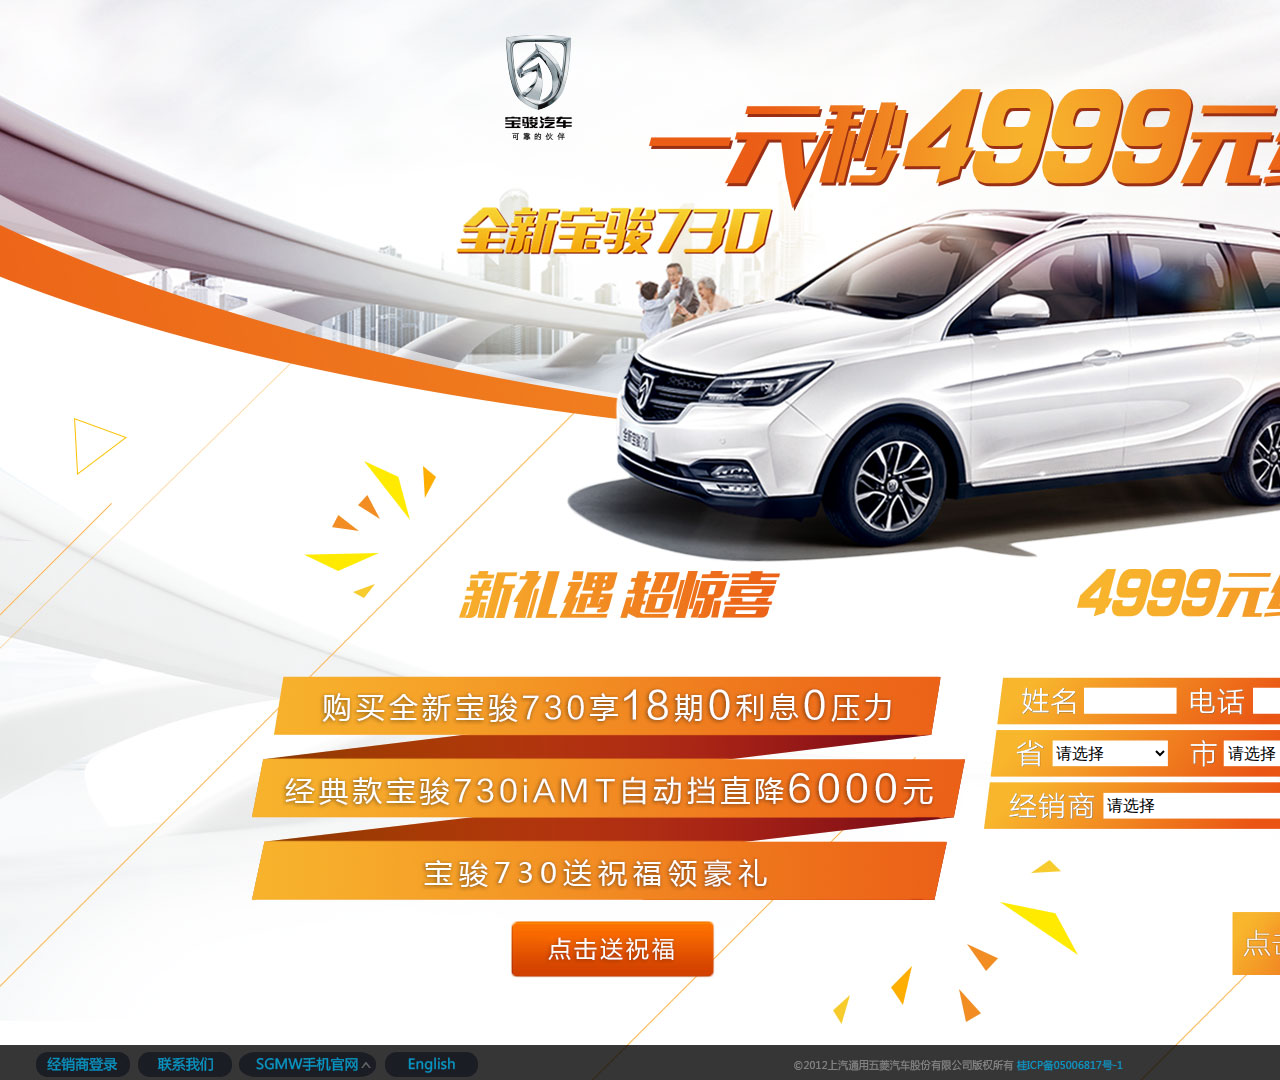
<file: pc/index.html>
﻿<html>
<head>
    <meta http-equiv="content-type" content="text/html; charset=UTF-8">
    <meta http-equiv="X-UA-Compatible" content="IE=edge">
    <meta http-equiv="cleartype" content="on">
    <meta name="viewport" content="width=device-width,minimum-scale=1.0,maximum-scale=1.0,user-scalable=no">

    <title>全新宝骏730</title>
    <link rel="stylesheet" type="text/css" href="css/css.css">
    <script>
        !(function (a, b, c, d, e, f) {
            var g = "", h = a.sessionStorage, i = "__admaster_ta_param__", j = "tmDataLayer" !== d ? "&dl=" + d : "";
            if (a[f] = {}, a[d] = a[d] || [], a[d].push({ startTime: +new Date, event: "tm.js" }), h) {
                var k = a.location.search,
                l = new RegExp("[?&]" + i + "=(.*?)(&|#|$)").exec(k) || []; l[1] && h.setItem(i, l[1]), l = h.getItem(i),
                l && (g = "&p=" + l + "&t=" + +new Date)
            } var m = b.createElement(c), n = b.getElementsByTagName(c)[0]; m.src = "//tag.cdnmaster.cn/tmjs/tm.js?id=" + e + j + g,
            m.async = !0, n.parentNode.insertBefore(m, n)
        })(window, document, "script", "tmDataLayer", "TM-735428", "admaster_tm");
    </script>
    <script type='text/javascript'>
        var _gsq = _gsq || [];
        (function () {
            var s = document.createElement('script');
            s.type = 'text/javascript';
            s.async = true;
            s.src = (location.protocol == 'https:' ? 'https://ssl.' : 'http://static.') + 'gridsumdissector.com/js/Clients/GWD-002942-165430/gs.js';
            var    firstScript = document.getElementsByTagName('script')[0];
            firstScript.parentNode.insertBefore(s, firstScript);
        })();
    </script>

</head>
<body style="display:none;">

<script type="text/javascript" src="js/jquery-1.7.2.min.js"></script>
<script src="js/md5.js"></script>
<script type="text/javascript" src="js/province.js"></script>
<script type="text/javascript" src="js/city.js"></script>
<script type="text/javascript" src="js/730dealer.js"></script>
<script type="text/javascript" src="js/sgmw.js"></script>

<div class="bg">
    <input type="text" id="name" />
    <input type="text" maxlength="11" id="tel" />
    <select id="pro"></select>
    <select id="city">
        <option sid="-1">请选择</option>
    </select>
    <select id="delear">
        <option sid="-1">请选择</option>
    </select>
    <div class="commit"></div>
    <a href="http://mall.autohome.com.cn/subject/2017/7/baojun73033/#pvareaid=105505" class="href"></a>
</div>

<script type="text/javascript">
function createPro() {
    $("#pro").empty(); $("#pro").append('<option sid="-1">请选择</option>');
    for (var i = 0; i < provinceData.length; i++) {
        $("#pro").append('<option sid=' + provinceData[i].proid + '>' + provinceData[i].proname + '</option>');
    }
}

$("#pro").change(function (event) {
    var _id = $("#pro option:selected").attr("sid");

    $("#city").empty();
    $("#city").append('<option sid="-1">请选择</option>');
    for (var i = 0; i < cicyData.length; i++) {
        if (cicyData[i].proID == _id) {
            $("#city").append('<option sid=' + cicyData[i].cityID + '>' + cicyData[i].cityName + '</option>');
        }
    }

    var _id = $("#city option:selected").attr("sid");

    $("#delear").empty();
    $("#delear").append('<option sid="-1">请选择</option>');
    for (var i = 0; i < WuLingdealers.length; i++) {
        if (WuLingdealers[i].city == _id) {
            $("#delear").append('<option sid=' + WuLingdealers[i].dealerCode + '>' + WuLingdealers[i].company + '</option>');
        }
    }
});

$("#city").change(function (event) {
    var _id = $("#city option:selected").attr("sid");

    $("#delear").empty();
    for (var i = 0; i < WuLingdealers.length; i++) {
        if (WuLingdealers[i].city == _id) {
            $("#delear").append('<option sid=' + WuLingdealers[i].dealerCode + '>' + WuLingdealers[i].company + '</option>');
        }
    }
});

createPro();

// 点击送祝福
$('.class').click(function(){
    _smq.push(['custom','17-baojun','730rebagPC-home-get']);
    _gsq.push(['T', 'GWD-002942', 'trackEvent', 'click', '点击送祝福pc',location.pathname]);
})

$(".commit").click(function (event) {
    _smq.push(['custom','17-baojun','730rebagPC-home-submit']);
    var name = $("#name").val();

    if (!validate.isEmpty(name)) {
        alert("请输入姓名");
        return false;
    }

    var tel = $("#tel").val();

    if (!validate.isMobile(tel)) {
        alert("请输入正确的手机号码");
        return false;
    }

    var province = $("#pro option:selected").text();
    if (province == "请选择") {
        alert("请选择省份");
        return false;
    }
    var city = $("#city option:selected").text();

    if (city == "请选择") {
        alert("请选择城市");
        return false;
    }

    var delear = $("#delear option:selected").text();

    if (delear == "请选择") {
        alert("请选择经销商");
        return false;
    }

    addInfo(name, tel, $("#pro option:selected").attr("sid"), $("#city option:selected").attr("sid"), $("#delear option:selected").attr("sid"))
});

window.onload = function () {
    $("body").fadeIn(300);
}

</script>

</body>
</html>
</file>
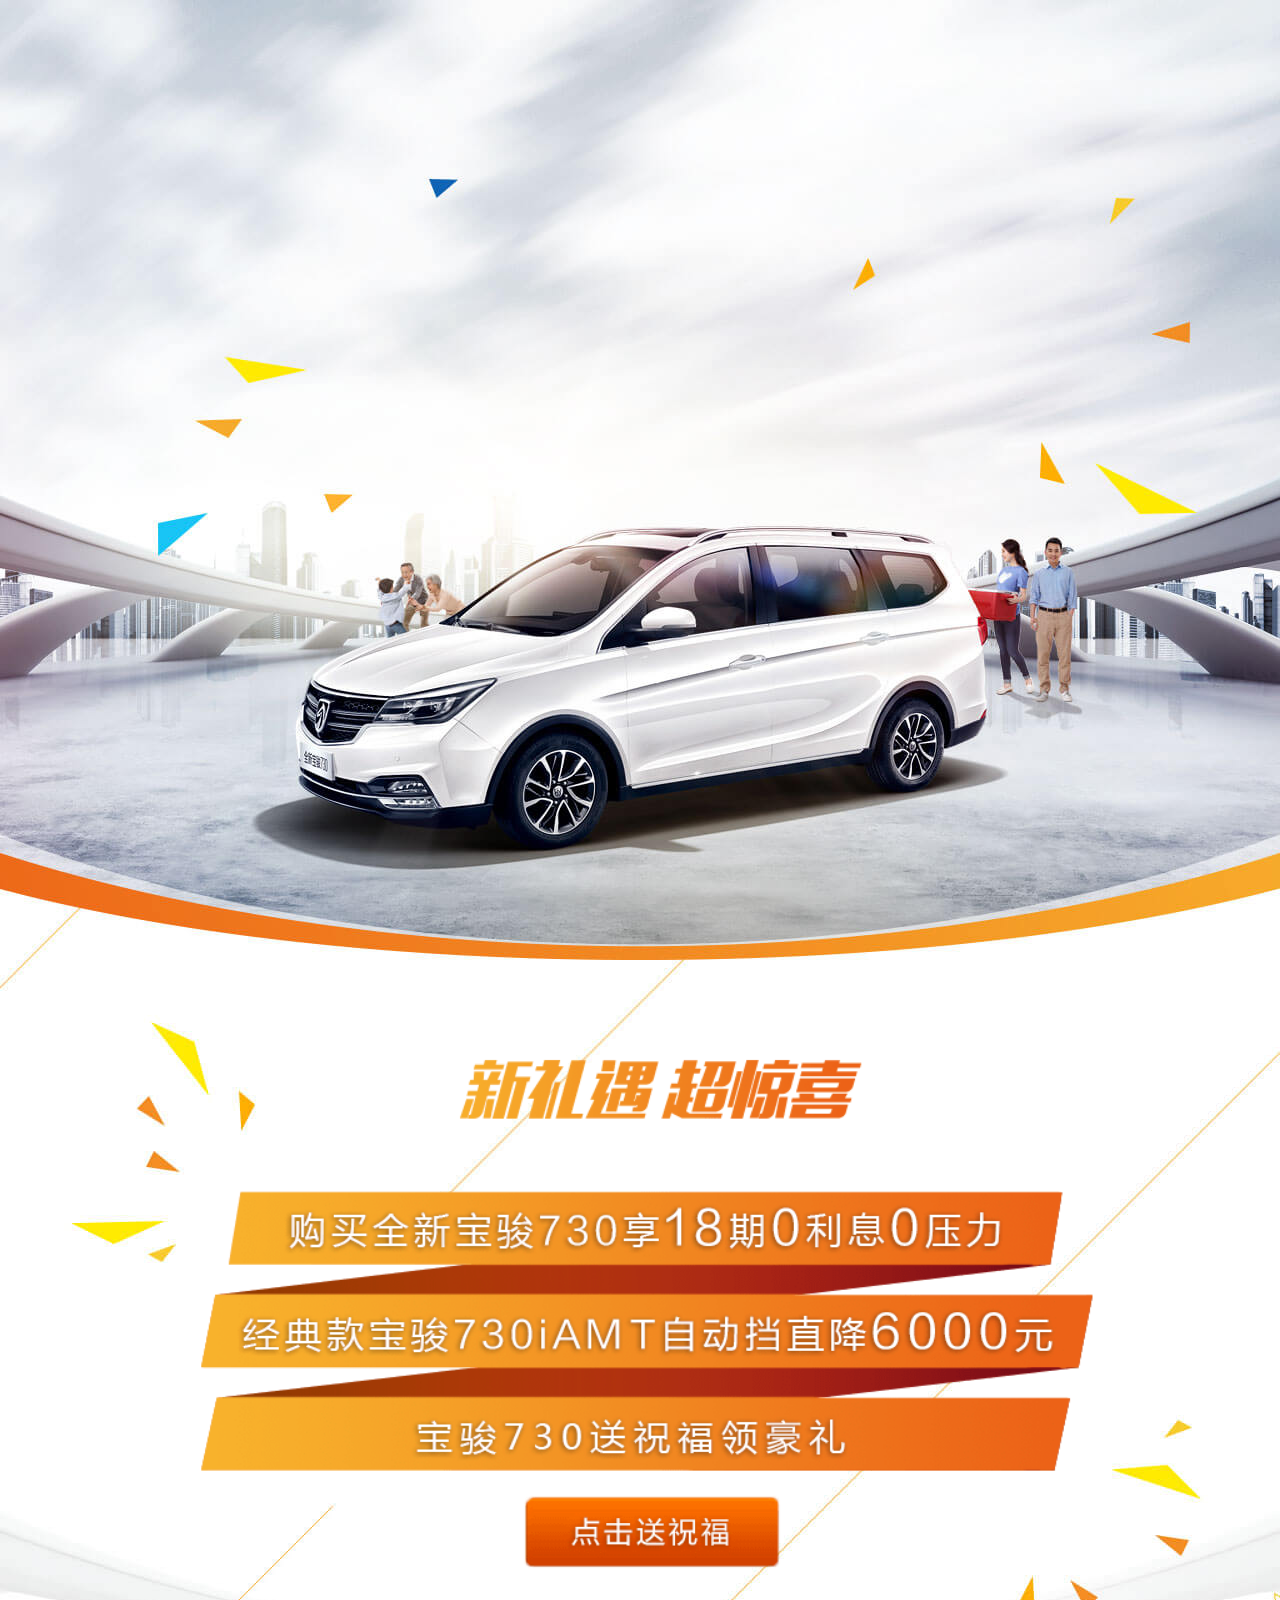
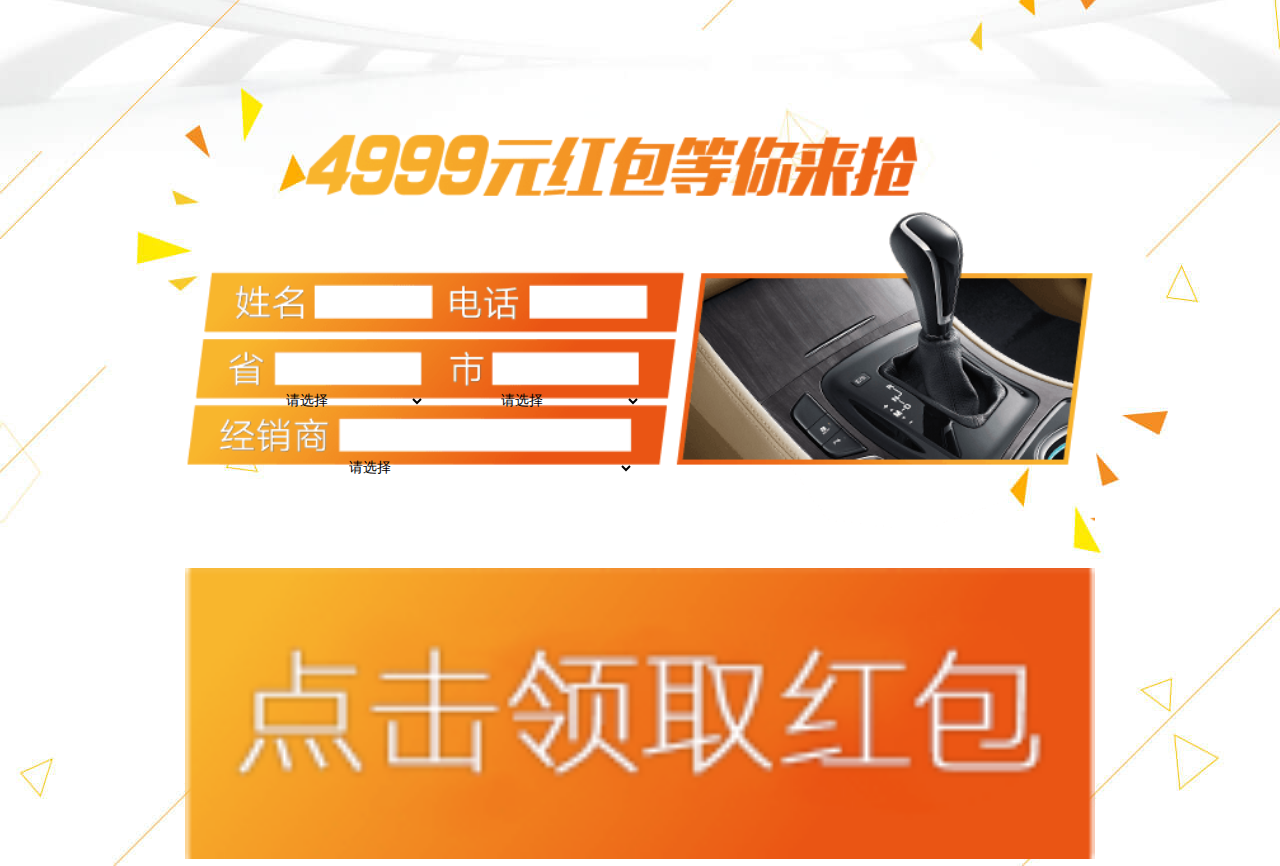
<file: wap/index.html>
﻿<html>
<head>
    <meta http-equiv="content-type" content="text/html; charset=UTF-8">
    <meta http-equiv="X-UA-Compatible" content="IE=edge">
    <meta http-equiv="cleartype" content="on">
    <meta name="viewport" content="width=device-width,minimum-scale=1.0,maximum-scale=1.0,user-scalable=no">

    <title>全新宝骏730</title>
    <link rel="stylesheet" type="text/css" href="css/css.css">
    <script>
        !(function (a, b, c, d, e, f) {
            var g = "", h = a.sessionStorage, i = "__admaster_ta_param__", j = "tmDataLayer" !== d ? "&dl=" + d : "";
            if (a[f] = {}, a[d] = a[d] || [], a[d].push({ startTime: +new Date, event: "tm.js" }), h) {
                var k = a.location.search,
                l = new RegExp("[?&]" + i + "=(.*?)(&|#|$)").exec(k) || []; l[1] && h.setItem(i, l[1]), l = h.getItem(i),
                l && (g = "&p=" + l + "&t=" + +new Date)
            } var m = b.createElement(c), n = b.getElementsByTagName(c)[0]; m.src = "//tag.cdnmaster.cn/tmjs/tm.js?id=" + e + j + g,
            m.async = !0, n.parentNode.insertBefore(m, n)
        })(window, document, "script", "tmDataLayer", "TM-735428", "admaster_tm");
    </script>
     <script type='text/javascript'>
        var _gsq = _gsq || [];
        (function () {
            var s = document.createElement('script');
            s.type = 'text/javascript';
            s.async = true;
            s.src = (location.protocol == 'https:' ? 'https://ssl.' : 'http://static.') + 'gridsumdissector.com/js/Clients/GWD-002942-165430/gs.js';
            var    firstScript = document.getElementsByTagName('script')[0];
            firstScript.parentNode.insertBefore(s, firstScript);
        })();
    </script>
</head>
<body style="display:none;">


    <div class="bg1">
        <div class="wrapper">
            <!-- <div class="logo">
                <img src="img/logo.png" />
            </div>
            <div class="title1">
                <img src="img/title1.png" />
            </div> -->
        </div>
    </div>
    <div class="bg2">
        <div class="wrapper">
            <div class="top1">
                <img src="img/wap/2.png" />
                <a href="http://mall.autohome.com.cn/subject/2017/7/baojun73033/#pvareaid=105505" class="text"></a>
            </div>
            <div class="top2">
                <img src="img/wap/3.png" />
                <input type="text" id="name" />
                <input type="text" maxlength="11" id="tel" />
                <select id="pro"></select>
                <select id="city">
                    <option sid="-1">请选择</option>
                </select>
                <select id="delear">
                    <option sid="-1">请选择</option>
                </select>

            </div>
            <div class="btn">
                <img src="img/wap/4.png" style=""/>
            </div>
        </div>


        <script type="text/javascript" src="js/jquery-1.7.2.min.js"></script>
        <script src="js/md5.js"></script>
        <script type="text/javascript" src="js/province.js"></script>
        <script type="text/javascript" src="js/city.js"></script>
        <script type="text/javascript" src="js/730dealer.js"></script>
        <script type="text/javascript" src="js/sgmw.js"></script>

        <script type="text/javascript">

            function createPro() {
                $("#pro").empty(); $("#pro").append('<option sid="-1">请选择</option>');
                for (var i = 0; i < provinceData.length; i++) {
                    $("#pro").append('<option sid=' + provinceData[i].proid + '>' + provinceData[i].proname + '</option>');
                }
            }

            $("#pro").change(function (event) {
                var _id = $("#pro option:selected").attr("sid");

                $("#city").empty();
                $("#city").append('<option sid="-1">请选择</option>');
                for (var i = 0; i < cicyData.length; i++) {
                    if (cicyData[i].proID == _id) {
                        $("#city").append('<option sid=' + cicyData[i].cityID + '>' + cicyData[i].cityName + '</option>');
                    }
                }

                var _id = $("#city option:selected").attr("sid");

                $("#delear").empty();
                $("#delear").append('<option sid="-1">请选择</option>');
                for (var i = 0; i < WuLingdealers.length; i++) {
                    if (WuLingdealers[i].city == _id) {
                        $("#delear").append('<option sid=' + WuLingdealers[i].dealerCode + '>' + WuLingdealers[i].company + '</option>');
                    }
                }
            });

            $("#city").change(function (event) {
                var _id = $("#city option:selected").attr("sid");

                $("#delear").empty();
                for (var i = 0; i < WuLingdealers.length; i++) {
                    if (WuLingdealers[i].city == _id) {
                        $("#delear").append('<option sid=' + WuLingdealers[i].dealerCode + '>' + WuLingdealers[i].company + '</option>');
                    }
                }
            });
            $('.text').click(function(){
                _smq.push(['custom','17-baojun','730rebagMB-home-get']);
                _gsq.push(['T', 'GWD-002942', 'trackEvent', 'click', '点击送祝福wap',location.pathname]);
            })
            createPro();

            function resiez() {
                var w = $(window).width();


                if (w <= 910) {
                    $(".wrapper").css("width", "100%");
                    $(".bg1").css("background-size", "100%");
                    $(".bg1").css("background-image", "url(img/wap/1.jpg)");
                    $(".bg1").css("height", (w / 910) * 475);
                    $(".bg2").css("background-size", "100%");
                    $(".bg2").css("background-image", "url(img/bg2W.jpg)");
                    $(".bg2").css("height", (w / 910) * 1491);
                    $("#name").css("height", (w / 910) * 33);
                    $("#name").css("width", (w / 910) * 118);
                    $("#name").css("top", (w / 910) * 165);
                    $("#name").css("left", (w / 910) * 130);
                    $("#tel").css("height", (w / 910) * 33);
                    $("#tel").css("width", (w / 910) * 116);
                    $("#tel").css("top", (w / 910) * 165);
                    $("#tel").css("left", (w / 910) * 344);
                    $("#pro").css("height", (w / 910) * 32);
                    $("#pro").css("width", (w / 910) * 143);
                    $("#pro").css("top", (w / 910) * 232);
                    $("#pro").css("left", (w / 910) * 91);
                    $("#city").css("height", (w / 910) * 32);
                    $("#city").css("width", (w / 910) * 144);
                    $("#city").css("top", (w / 910) * 232);
                    $("#city").css("left", (w / 910) * 309);
                    $("#delear").css("height", (w / 910) * 32);
                    $("#delear").css("width", (w / 910) * 289);
                    $("#delear").css("top", (w / 910) * 299);
                    $("#delear").css("left", (w / 910) * 156);
                    $(".btn").css("width", (w / 910) * 197);
                    $(".btn").css("left", (w / 910) * 357);
                    $("#name").css("font-size", "10px");
                    $("#tel").css("font-size", "10px");
                    $("#pro").css("font-size", "10px");
                    $("#city").css("font-size", "10px");
                    $("#delear").css("font-size", "10px");
                } else {
                    w = 910;
                    $(".wrapper").css("width", "910px");
                    $(".bg1").css("background-size", "1600px");
                    $(".bg1").css("background-image", "url(img/bg1.jpg)");
                    $(".bg1").css("height", "975px");
                    $(".bg2").css("background-size", "1600px");
                    $(".bg2").css("background-image", "url(img/bg2.jpg)");
                    $(".bg2").css("height", "1491px");
                    $("#name").css("height", (w / 910) * 32);
                    $("#name").css("width", (w / 910) * 118);
                    $("#name").css("top", (w / 910) * 198);
                    $("#name").css("left", (w / 910) * 136);
                    $("#tel").css("height", (w / 910) * 32);
                    $("#tel").css("width", (w / 910) * 116);
                    $("#tel").css("top", (w / 910) * 198);
                    $("#tel").css("left", (w / 910) * 348);
                    $("#pro").css("height", (w / 910) * 32);
                    $("#pro").css("width", (w / 910) * 143);
                    $("#pro").css("top", (w / 910) * 264);
                    $("#pro").css("left", (w / 910) * 97);
                    $("#city").css("height", (w / 910) * 32);
                    $("#city").css("width", (w / 910) * 144);
                    $("#city").css("top", (w / 910) * 264);
                    $("#city").css("left", (w / 910) * 312);
                    $("#delear").css("height", (w / 910) * 32);
                    $("#delear").css("width", (w / 910) * 289);
                    $("#delear").css("top", (w / 910) * 331);
                    $("#delear").css("left", (w / 910) * 160);
                    $("#name").css("font-size", "14px");
                    $("#tel").css("font-size", "14px");
                    $("#pro").css("font-size", "14px");
                    $("#city").css("font-size", "14px");
                    $("#delear").css("font-size", "14px");
                }
            }

            window.onresize = function () {
                resiez();
            };

            resiez();



            $(".btn").click(function (event) {
                _smq.push(['custom','17-baojun','730rebagMB-home-submit']);

                var name = $("#name").val();

                if (!validate.isEmpty(name)) {
                    alert("请输入姓名");
                    return false;
                }

                var tel = $("#tel").val();

                if (!validate.isMobile(tel)) {
                    alert("请输入正确的手机号码");
                    return false;
                }

                var province = $("#pro option:selected").text();
                if (province == "请选择") {
                    alert("请选择省份");
                    return false;
                }
                var city = $("#city option:selected").text();

                if (city == "请选择") {
                    alert("请选择城市");
                    return false;
                }

                var delear = $("#delear option:selected").text();

                if (delear == "请选择") {
                    alert("请选择经销商");
                    return false;
                }

                addInfo(name, tel, $("#pro option:selected").attr("sid"), $("#city option:selected").attr("sid"), $("#delear option:selected").attr("sid"))
            });

            window.onload = function () {
                $("body").fadeIn(300);
            }

        </script>

</body>
</html>
</file>
<file: pc/css/css.css>
/*! normalize.css v2.0.1 | MIT License | git.io/normalize */
/* 内外边距通常让各个浏览器样式的表现位置不同 */
body,div,dl,dt,dd,ul,ol,li,h1,h2,h3,h4,h5,h6,pre,code,form,fieldset,legend,input,textarea,p,blockquote,th,td,hr,button,article,aside,details,figcaption,figure,footer,header,hgroup,menu,nav,section {
margin:0;
padding:0;
}
/* ==========================================================================
   HTML5 display definitions
   ========================================================================== */

/*
 * Corrects `block` display not defined in IE 8/9.
 */

article,
aside,
details,
figcaption,
figure,
footer,
header,
hgroup,
nav,
section,
summary {
    display: block;
}

/*
 * Corrects `inline-block` display not defined in IE 8/9.
 */

audio,
canvas,
video {
    display: inline-block;
}

/*
 * Prevents modern browsers from displaying `audio` without controls.
 * Remove excess height in iOS 5 devices.
 */

audio:not([controls]) {
    display: none;
    height: 0;
}

/*
 * Addresses styling for `hidden` attribute not present in IE 8/9.
 */

[hidden] {
    display: none;
}

/* ==========================================================================
   Base
   ========================================================================== */

/*
 * 1. Sets default font family to sans-serif.
 * 2. Prevents iOS text size adjust after orientation change, without disabling
 *    user zoom.
 */

html {
    -webkit-text-size-adjust: 100%; /* 2 */
    -ms-text-size-adjust: 100%; /* 2 */
}

/*
 * Removes default margin.
 */

body {
    margin: 0;
}

/* ==========================================================================
   Links
   ========================================================================== */

/*
 * Addresses `outline` inconsistency between Chrome and other browsers.
 */

a:focus {
    outline: thin dotted;
}

/*
 * Improves readability when focused and also mouse hovered in all browsers.
 */

a:active,
a:hover {
    outline: 0;
}

/* ==========================================================================
   Typography
   ========================================================================== */

/*
 * Addresses `h1` font sizes within `section` and `article` in Firefox 4+,
 * Safari 5, and Chrome.
 */

h1 {
    font-size: 2em;
}

/*
 * Addresses styling not present in IE 8/9, Safari 5, and Chrome.
 */

abbr[title] {
    border-bottom: 1px dotted;
}

/*
 * Addresses style set to `bolder` in Firefox 4+, Safari 5, and Chrome.
 */

b,
strong {
    font-weight: bold;
}

/*
 * Addresses styling not present in Safari 5 and Chrome.
 */

dfn {
    font-style: italic;
}

/*
 * Addresses styling not present in IE 8/9.
 */

mark {
    background: #ff0;
    color: #000;
}


/*
 * Corrects font family set oddly in Safari 5 and Chrome.
 */

code,
kbd,
pre,
samp {
    font-family: monospace, serif;
    font-size: 1em;
}

/*
 * Improves readability of pre-formatted text in all browsers.
 */

pre {
    white-space: pre;
    white-space: pre-wrap;
    word-wrap: break-word;
}

/*
 * Sets consistent quote types.
 */

q {
    quotes: "\201C" "\201D" "\2018" "\2019";
}

/*
 * Addresses inconsistent and variable font size in all browsers.
 */

small {
    font-size: 80%;
}

/*
 * Prevents `sub` and `sup` affecting `line-height` in all browsers.
 */

sub,
sup {
    font-size: 75%;
    line-height: 0;
    position: relative;
    vertical-align: baseline;
}

sup {
    top: -0.5em;
}

sub {
    bottom: -0.25em;
}

/* ==========================================================================
   Embedded content
   ========================================================================== */

/*
 * Removes border when inside `a` element in IE 8/9.
 */

img {
    border: 0;
}

/*
 * Corrects overflow displayed oddly in IE 9.
 */

svg:not(:root) {
    overflow: hidden;
}

/* ==========================================================================
   Figures
   ========================================================================== */

/*
 * Addresses margin not present in IE 8/9 and Safari 5.
 */

figure {
    margin: 0;
}

/* ==========================================================================
   Forms
   ========================================================================== */

/*
 * Define consistent border, margin, and padding.
 */

fieldset {
    border: 1px solid #c0c0c0;
    margin: 0 2px;
    padding: 0.35em 0.625em 0.75em;
}

/*
 * 1. Corrects color not being inherited in IE 8/9.
 * 2. Remove padding so people aren't caught out if they zero out fieldsets.
 */

legend {
    border: 0; /* 1 */
    padding: 0; /* 2 */
}

/*
 * 1. Corrects font family not being inherited in all browsers.
 * 2. Corrects font size not being inherited in all browsers.
 * 3. Addresses margins set differently in Firefox 4+, Safari 5, and Chrome
 */

button,
select {
    font-family: inherit; /* 1 */
    font-size: 100%; /* 2 */
    margin: 0; /* 3 */
}

input,
textarea {
    font-family: inherit; /* 1 */
    font-size: 80%; /* 2 */
    margin: 0; /* 3 */
  padding:5px;
  }
/*
 * Addresses Firefox 4+ setting `line-height` on `input` using `!important` in
 * the UA stylesheet.
 */

button,
input {
    line-height: normal;
}

/*
 * 1. Avoid the WebKit bug in Android 4.0.* where (2) destroys native `audio`
 *    and `video` controls.
 * 2. Corrects inability to style clickable `input` types in iOS.
 * 3. Improves usability and consistency of cursor style between image-type
 *    `input` and others.
 */

button,
html input[type="button"], /* 1 */
input[type="reset"],
input[type="submit"] {
    -webkit-appearance: button; /* 2 */
    cursor: pointer; /* 3 */
}

/*
 * Re-set default cursor for disabled elements.
 */

button[disabled],
input[disabled] {
    cursor: default;
}

/*
 * 1. Addresses box sizing set to `content-box` in IE 8/9.
 * 2. Removes excess padding in IE 8/9.
 */

input[type="checkbox"],
input[type="radio"] {
    box-sizing: border-box; /* 1 */
    padding: 0; /* 2 */
}

/*
 * 1. Addresses `appearance` set to `searchfield` in Safari 5 and Chrome.
 * 2. Addresses `box-sizing` set to `border-box` in Safari 5 and Chrome
 *    (include `-moz` to future-proof).
 */

input[type="search"] {
    -webkit-appearance: textfield; /* 1 */
    -moz-box-sizing: content-box;
    -webkit-box-sizing: content-box; /* 2 */
    box-sizing: content-box;
}

/*
 * Removes inner padding and search cancel button in Safari 5 and Chrome
 * on OS X.
 */

input[type="search"]::-webkit-search-cancel-button,
input[type="search"]::-webkit-search-decoration {
    -webkit-appearance: none;
}

/*
 * Removes inner padding and border in Firefox 4+.
 */

button::-moz-focus-inner,
input::-moz-focus-inner {
    border: 0;
    padding: 0;
}

/*
 * 1. Removes default vertical scrollbar in IE 8/9.
 * 2. Improves readability and alignment in all browsers.
 */

textarea {
    overflow: auto; /* 1 */
    vertical-align: top; /* 2 */
}

/* ==========================================================================
   Tables
   ========================================================================== */

/*
 * Remove most spacing between table cells.
 */

table {
    border-collapse: collapse;
    border-spacing: 0;
}

/* 去掉列表前的标识, li 会继承 */
ol,ul {
list-style:none;
}

/* 设置内联, 减少浮动带来的bug */
.fl {
float:left;
display:inline;
}
.fr {
float:right;
display:inline;
}

/* 默认不显示下划线，保持页面简洁 */
ins,a {
text-decoration:none;
}

/* 让链接在 hover 状态下显示下划线 */
a:hover {
text-decoration:none;
}
/* 清除浮动 */
.clear{
clear:both;
display:block;
overflow:hidden;
height:0;
line-height:0;
font-size:0;
}


a {outline: none;}
a:active {star:expression(this.onFocus=this.blur());}
a:focus { outline:0; }


/*正式样式*/
.bg{min-width:1920px;min-height:1080px;background:url(../img/bg.jpg) top center no-repeat;}

.bg1{width: 100%;height: 975px;background: url(../img/bg1.jpg) top center no-repeat;}
.bg2{width: 100%;height: 1491px;background: url(../img/bg2.jpg) top center no-repeat;}
.wrapper{width:910px;position: relative;margin: 0 auto;height: 100%;}

img{width: 100%;}

.logo{width: 100%;position: absolute;top: 3%;left: 0;}
.title1{width: 100%;position: absolute;top: 20%;left: 0;}

.top1{width: 100%;position: absolute;top: 5%;left: 0;}
.top2{width: 100%;position: absolute;top: 50%;left: 0;}
.btn{width: 100%;position: absolute;top: 80%;left: 0;cursor: pointer;}


#name{width: 93px;height: 26px;position: absolute;-webkit-appearance: none;top: 687px;left: 1085px;border: 0;background: none;}
#tel{width: 93px;height: 26px;position: absolute;-webkit-appearance: none;top: 687px;left: 1252px;border: 0;background: none;}
#pro{width: 116px;height: 27px;position: absolute;top: 740px;left: 1052px;border: 0;background: none;}
#city{width: 115px;height: 26px;position: absolute;top: 740px;left: 1224px;border: 0;background: none;}
#delear{width: 230px;height: 25px;position: absolute;top: 793px;left: 1103px;border: 0;background: none;}
.commit{width:200px;height:70px;position:absolute;    top: 910px;left: 1234px;cursor:pointer;}
.href{display:block;width:200px;height:70px;position:absolute;    top: 916px;left: 510px;cursor:pointer;}
</file>
<file: wap/css/css.css>
/*! normalize.css v2.0.1 | MIT License | git.io/normalize */
/* 内外边距通常让各个浏览器样式的表现位置不同 */
body,div,dl,dt,dd,ul,ol,li,h1,h2,h3,h4,h5,h6,pre,code,form,fieldset,legend,input,textarea,p,blockquote,th,td,hr,button,article,aside,details,figcaption,figure,footer,header,hgroup,menu,nav,section {
margin:0;
padding:0;
}
/* ==========================================================================
   HTML5 display definitions
   ========================================================================== */

/*
 * Corrects `block` display not defined in IE 8/9.
 */

article,
aside,
details,
figcaption,
figure,
footer,
header,
hgroup,
nav,
section,
summary {
    display: block;
}

/*
 * Corrects `inline-block` display not defined in IE 8/9.
 */

audio,
canvas,
video {
    display: inline-block;
}

/*
 * Prevents modern browsers from displaying `audio` without controls.
 * Remove excess height in iOS 5 devices.
 */

audio:not([controls]) {
    display: none;
    height: 0;
}

/*
 * Addresses styling for `hidden` attribute not present in IE 8/9.
 */

[hidden] {
    display: none;
}

/* ==========================================================================
   Base
   ========================================================================== */

/*
 * 1. Sets default font family to sans-serif.
 * 2. Prevents iOS text size adjust after orientation change, without disabling
 *    user zoom.
 */

html {
    -webkit-text-size-adjust: 100%; /* 2 */
    -ms-text-size-adjust: 100%; /* 2 */
}

/*
 * Removes default margin.
 */

body {
    margin: 0;
}

/* ==========================================================================
   Links
   ========================================================================== */

/*
 * Addresses `outline` inconsistency between Chrome and other browsers.
 */

a:focus {
    outline: thin dotted;
}

/*
 * Improves readability when focused and also mouse hovered in all browsers.
 */

a:active,
a:hover {
    outline: 0;
}

/* ==========================================================================
   Typography
   ========================================================================== */

/*
 * Addresses `h1` font sizes within `section` and `article` in Firefox 4+,
 * Safari 5, and Chrome.
 */

h1 {
    font-size: 2em;
}

/*
 * Addresses styling not present in IE 8/9, Safari 5, and Chrome.
 */

abbr[title] {
    border-bottom: 1px dotted;
}

/*
 * Addresses style set to `bolder` in Firefox 4+, Safari 5, and Chrome.
 */

b,
strong {
    font-weight: bold;
}

/*
 * Addresses styling not present in Safari 5 and Chrome.
 */

dfn {
    font-style: italic;
}

/*
 * Addresses styling not present in IE 8/9.
 */

mark {
    background: #ff0;
    color: #000;
}


/*
 * Corrects font family set oddly in Safari 5 and Chrome.
 */

code,
kbd,
pre,
samp {
    font-family: monospace, serif;
    font-size: 1em;
}

/*
 * Improves readability of pre-formatted text in all browsers.
 */

pre {
    white-space: pre;
    white-space: pre-wrap;
    word-wrap: break-word;
}

/*
 * Sets consistent quote types.
 */

q {
    quotes: "\201C" "\201D" "\2018" "\2019";
}

/*
 * Addresses inconsistent and variable font size in all browsers.
 */

small {
    font-size: 80%;
}

/*
 * Prevents `sub` and `sup` affecting `line-height` in all browsers.
 */

sub,
sup {
    font-size: 75%;
    line-height: 0;
    position: relative;
    vertical-align: baseline;
}

sup {
    top: -0.5em;
}

sub {
    bottom: -0.25em;
}

/* ==========================================================================
   Embedded content
   ========================================================================== */

/*
 * Removes border when inside `a` element in IE 8/9.
 */

img {
    border: 0;
}

/*
 * Corrects overflow displayed oddly in IE 9.
 */

svg:not(:root) {
    overflow: hidden;
}

/* ==========================================================================
   Figures
   ========================================================================== */

/*
 * Addresses margin not present in IE 8/9 and Safari 5.
 */

figure {
    margin: 0;
}

/* ==========================================================================
   Forms
   ========================================================================== */

/*
 * Define consistent border, margin, and padding.
 */

fieldset {
    border: 1px solid #c0c0c0;
    margin: 0 2px;
    padding: 0.35em 0.625em 0.75em;
}

/*
 * 1. Corrects color not being inherited in IE 8/9.
 * 2. Remove padding so people aren't caught out if they zero out fieldsets.
 */

legend {
    border: 0; /* 1 */
    padding: 0; /* 2 */
}

/*
 * 1. Corrects font family not being inherited in all browsers.
 * 2. Corrects font size not being inherited in all browsers.
 * 3. Addresses margins set differently in Firefox 4+, Safari 5, and Chrome
 */

button,
select {
    font-family: inherit; /* 1 */
    font-size: 100%; /* 2 */
    margin: 0; /* 3 */
}

input,
textarea {
    font-family: inherit; /* 1 */
    font-size: 80%; /* 2 */
    margin: 0; /* 3 */
  padding:5px;
  }
/*
 * Addresses Firefox 4+ setting `line-height` on `input` using `!important` in
 * the UA stylesheet.
 */

button,
input {
    line-height: normal;
}

/*
 * 1. Avoid the WebKit bug in Android 4.0.* where (2) destroys native `audio`
 *    and `video` controls.
 * 2. Corrects inability to style clickable `input` types in iOS.
 * 3. Improves usability and consistency of cursor style between image-type
 *    `input` and others.
 */

button,
html input[type="button"], /* 1 */
input[type="reset"],
input[type="submit"] {
    -webkit-appearance: button; /* 2 */
    cursor: pointer; /* 3 */
}

/*
 * Re-set default cursor for disabled elements.
 */

button[disabled],
input[disabled] {
    cursor: default;
}

/*
 * 1. Addresses box sizing set to `content-box` in IE 8/9.
 * 2. Removes excess padding in IE 8/9.
 */

input[type="checkbox"],
input[type="radio"] {
    box-sizing: border-box; /* 1 */
    padding: 0; /* 2 */
}

/*
 * 1. Addresses `appearance` set to `searchfield` in Safari 5 and Chrome.
 * 2. Addresses `box-sizing` set to `border-box` in Safari 5 and Chrome
 *    (include `-moz` to future-proof).
 */

input[type="search"] {
    -webkit-appearance: textfield; /* 1 */
    -moz-box-sizing: content-box;
    -webkit-box-sizing: content-box; /* 2 */
    box-sizing: content-box;
}

/*
 * Removes inner padding and search cancel button in Safari 5 and Chrome
 * on OS X.
 */

input[type="search"]::-webkit-search-cancel-button,
input[type="search"]::-webkit-search-decoration {
    -webkit-appearance: none;
}

/*
 * Removes inner padding and border in Firefox 4+.
 */

button::-moz-focus-inner,
input::-moz-focus-inner {
    border: 0;
    padding: 0;
}

/*
 * 1. Removes default vertical scrollbar in IE 8/9.
 * 2. Improves readability and alignment in all browsers.
 */

textarea {
    overflow: auto; /* 1 */
    vertical-align: top; /* 2 */
}

/* ==========================================================================
   Tables
   ========================================================================== */

/*
 * Remove most spacing between table cells.
 */

table {
    border-collapse: collapse;
    border-spacing: 0;
}

/* 去掉列表前的标识, li 会继承 */
ol,ul {
list-style:none;
}

/* 设置内联, 减少浮动带来的bug */
.fl {
float:left;
display:inline;
}
.fr {
float:right;
display:inline;
}

/* 默认不显示下划线，保持页面简洁 */
ins,a {
text-decoration:none;
}

/* 让链接在 hover 状态下显示下划线 */
a:hover {
text-decoration:none;
}
/* 清除浮动 */
.clear{
clear:both;
display:block;
overflow:hidden;
height:0;
line-height:0;
font-size:0;
}


a {outline: none;}
a:active {star:expression(this.onFocus=this.blur());}
a:focus { outline:0; }


/*正式样式*/
.bg1{width: 100%;height: 975px;background: url(../img/bg1.jpg) top center no-repeat;}
.bg2{width: 100%;height: 1491px;background: url(../img/bg2.jpg) top center no-repeat;}
.wrapper{width:910px;position: relative;margin: 0 auto;height: 100%;}

img{width: 100%;}

.logo{width: 100%;position: absolute;top: 3%;left: 0;}
.title1{width: 100%;position: absolute;top: 20%;left: 0;}

.top1{width: 100%;position: absolute;top: 5%;left: 0;}
.top2{width: 100%;position: absolute;top: 50%;left: 0;}
.btn{width: 100%;position: absolute;top: 80%;left: 0;cursor: pointer;}
.text{display:block;width: 100px;height: 50px;color: #fff;line-height: 50px;font-size: 12px;font-weight:bold;text-align: center;position: absolute;top: 75%;left: 36%;}
#name{width:118px;height: 32px; position: absolute;-webkit-appearance:none;top: 198px;left: 136px;border:0;background: none;}
#tel{width:116px;height: 32px; position: absolute;-webkit-appearance:none;top: 198px;left: 348px;border:0;background: none;}
#pro{width:143px;height: 32px; position: absolute;top: 264px;left: 97px;border:0;background: none;}
#city{width:144px;height: 32px; position: absolute;top: 264px;left: 312px;border:0;background: none;}
#delear{width:289px;height: 32px; position: absolute;top: 331px;left: 160px;border:0;background: none;}
</file>
